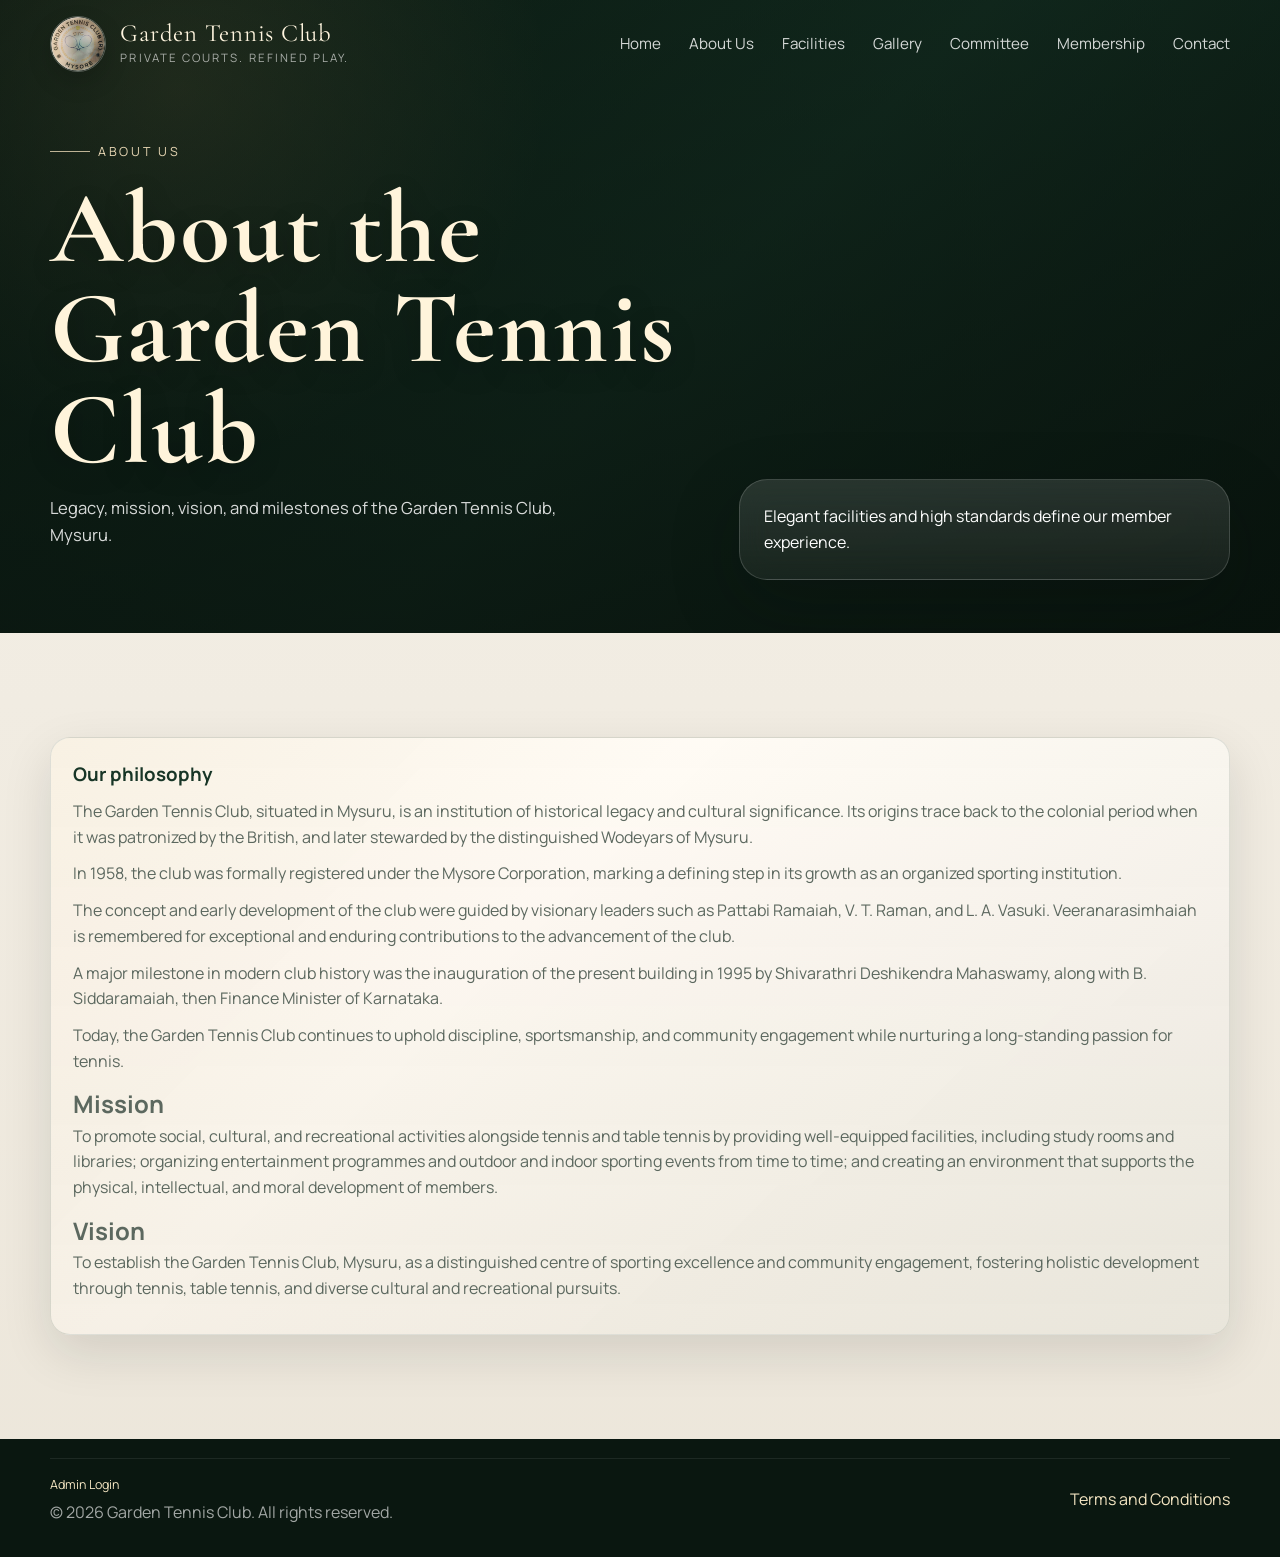
<file: about.html>
<!DOCTYPE html>
<html lang="en">
<head>
    <meta charset="UTF-8">
    <meta name="viewport" content="width=device-width, initial-scale=1.0">
    <title>Garden Tennis Club | About Us</title>
    <link rel="stylesheet" href="style.css">
</head>
<body data-page="about">
    <nav class="navbar">
        <div class="nav-container">
            <a href="index.html" class="brand">
                <img class="brand-mark" src="assets/WhatsApp%20Image%202026-03-23%20at%207.51.36%20PM.jpeg" alt="Garden Tennis Club logo">
                <div class="brand-copy"><span class="brand-name">Garden Tennis Club</span><span class="brand-tag">Private courts. Refined play.</span></div>
            </a>
            <button class="hamburger" type="button" aria-label="Toggle navigation" aria-expanded="false"><span></span><span></span><span></span></button>
            <ul class="nav-links">
                <li><a href="index.html" class="nav-link">Home</a></li><li><a href="about.html" class="nav-link">About Us</a></li><li><a href="facilities.html" class="nav-link">Facilities</a></li><li><a href="gallery.html" class="nav-link">Gallery</a></li><li><a href="committee.html" class="nav-link">Committee</a></li><li><a href="terms.html" class="nav-link">Membership</a></li><li><a href="contact.html" class="nav-link">Contact</a></li>
            </ul>
        </div>
    </nav>

    <main class="page-main">
        <section class="page-hero">
            <div class="hero-video-overlay"></div>
            <div class="container page-hero-layout">
                <div><span class="eyebrow">About Us</span><h1 class="hero-title" id="page-title">About our club</h1><p class="hero-subtitle" id="page-content">Loading content...</p></div>
                <aside class="hero-panel"><p>Elegant facilities and high standards define our member experience.</p></aside>
            </div>
        </section>

        <section class="section">
            <div class="container">
                <div class="content-wrap">
                    <article class="content-card"><h3>Our philosophy</h3><p class="content-rich" id="about-extra">Loading...</p></article>
                </div>
            </div>
        </section>
    </main>

    <footer class="footer"><div class="container footer-inner"><div class="footer-copy"><p class="footer-admin-note"><a href="admin/index.html" class="footer-link">Admin Login</a></p><p>&copy; 2026 Garden Tennis Club. All rights reserved.</p></div><a href="terms.html" class="footer-link">Terms and Conditions</a></div></footer>
    <script type="module" src="js/app.js"></script>
</body>
</html>
</file>
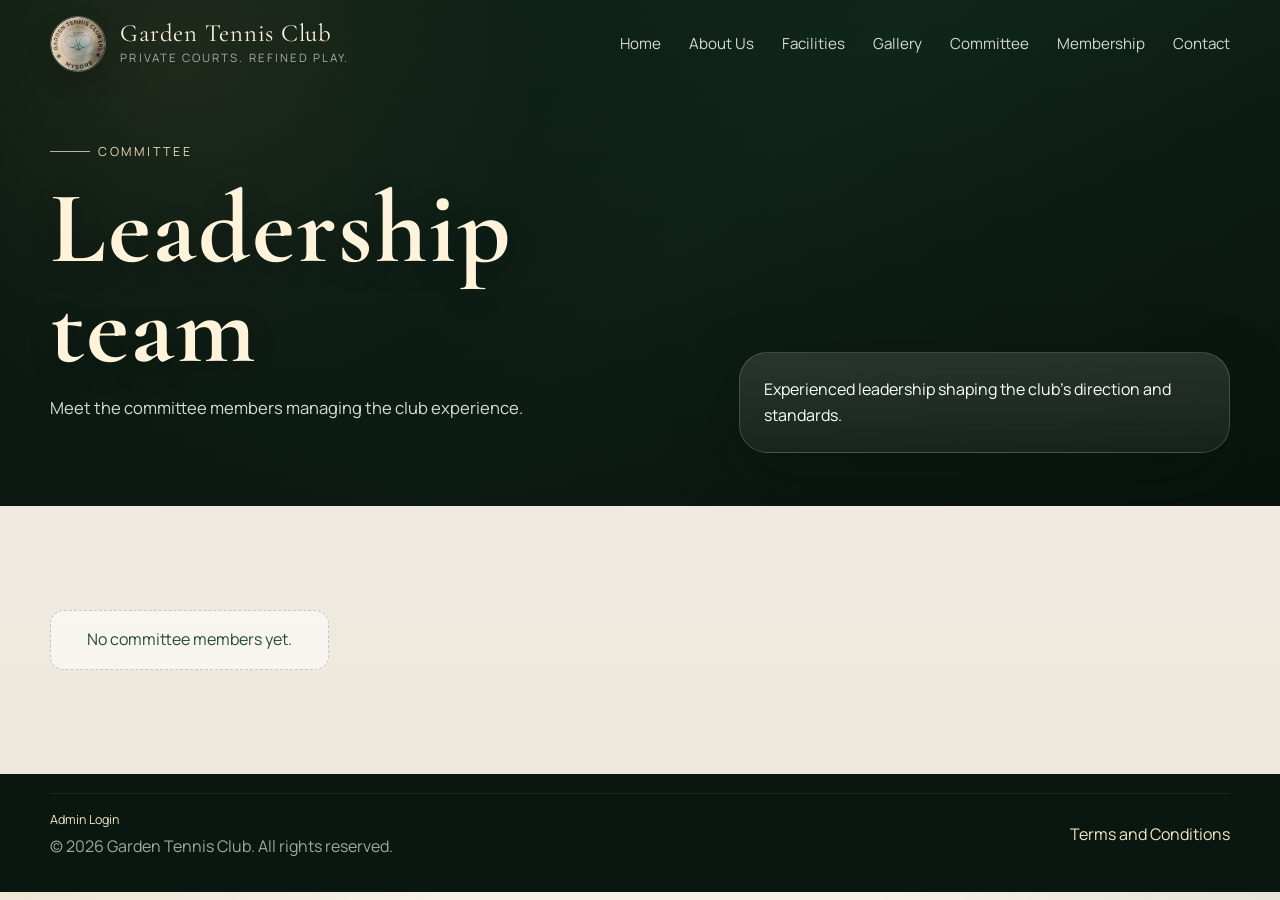
<file: committee.html>
<!DOCTYPE html>
<html lang="en">
<head>
    <meta charset="UTF-8">
    <meta name="viewport" content="width=device-width, initial-scale=1.0">
    <title>Garden Tennis Club | Committee</title>
    <link rel="stylesheet" href="style.css">
</head>
<body data-page="committee">
    <nav class="navbar"><div class="nav-container"><a href="index.html" class="brand"><img class="brand-mark" src="assets/WhatsApp%20Image%202026-03-23%20at%207.51.36%20PM.jpeg" alt="Garden Tennis Club logo"><div class="brand-copy"><span class="brand-name">Garden Tennis Club</span><span class="brand-tag">Private courts. Refined play.</span></div></a><button class="hamburger" type="button" aria-label="Toggle navigation" aria-expanded="false"><span></span><span></span><span></span></button><ul class="nav-links"><li><a href="index.html" class="nav-link">Home</a></li><li><a href="about.html" class="nav-link">About Us</a></li><li><a href="facilities.html" class="nav-link">Facilities</a></li><li><a href="gallery.html" class="nav-link">Gallery</a></li><li><a href="committee.html" class="nav-link">Committee</a></li><li><a href="terms.html" class="nav-link">Membership</a></li><li><a href="contact.html" class="nav-link">Contact</a></li></ul></div></nav>
    <main class="page-main"><section class="page-hero"><div class="hero-video-overlay"></div><div class="container page-hero-layout"><div><span class="eyebrow">Committee</span><h1 class="hero-title" id="page-title">Leadership team</h1><p class="hero-subtitle" id="page-content">Meet the committee members managing the club experience.</p></div><aside class="hero-panel"><p>Experienced leadership shaping the club's direction and standards.</p></aside></div></section><section class="section"><div class="container"><div id="committee-grid" class="committee-grid"><div class="loading">Loading committee...</div></div></div></section></main>
    <footer class="footer"><div class="container footer-inner"><div class="footer-copy"><p class="footer-admin-note"><a href="admin/index.html" class="footer-link">Admin Login</a></p><p>&copy; 2026 Garden Tennis Club. All rights reserved.</p></div><a href="terms.html" class="footer-link">Terms and Conditions</a></div></footer>
    <script type="module" src="js/app.js"></script>
</body>
</html>
</file>
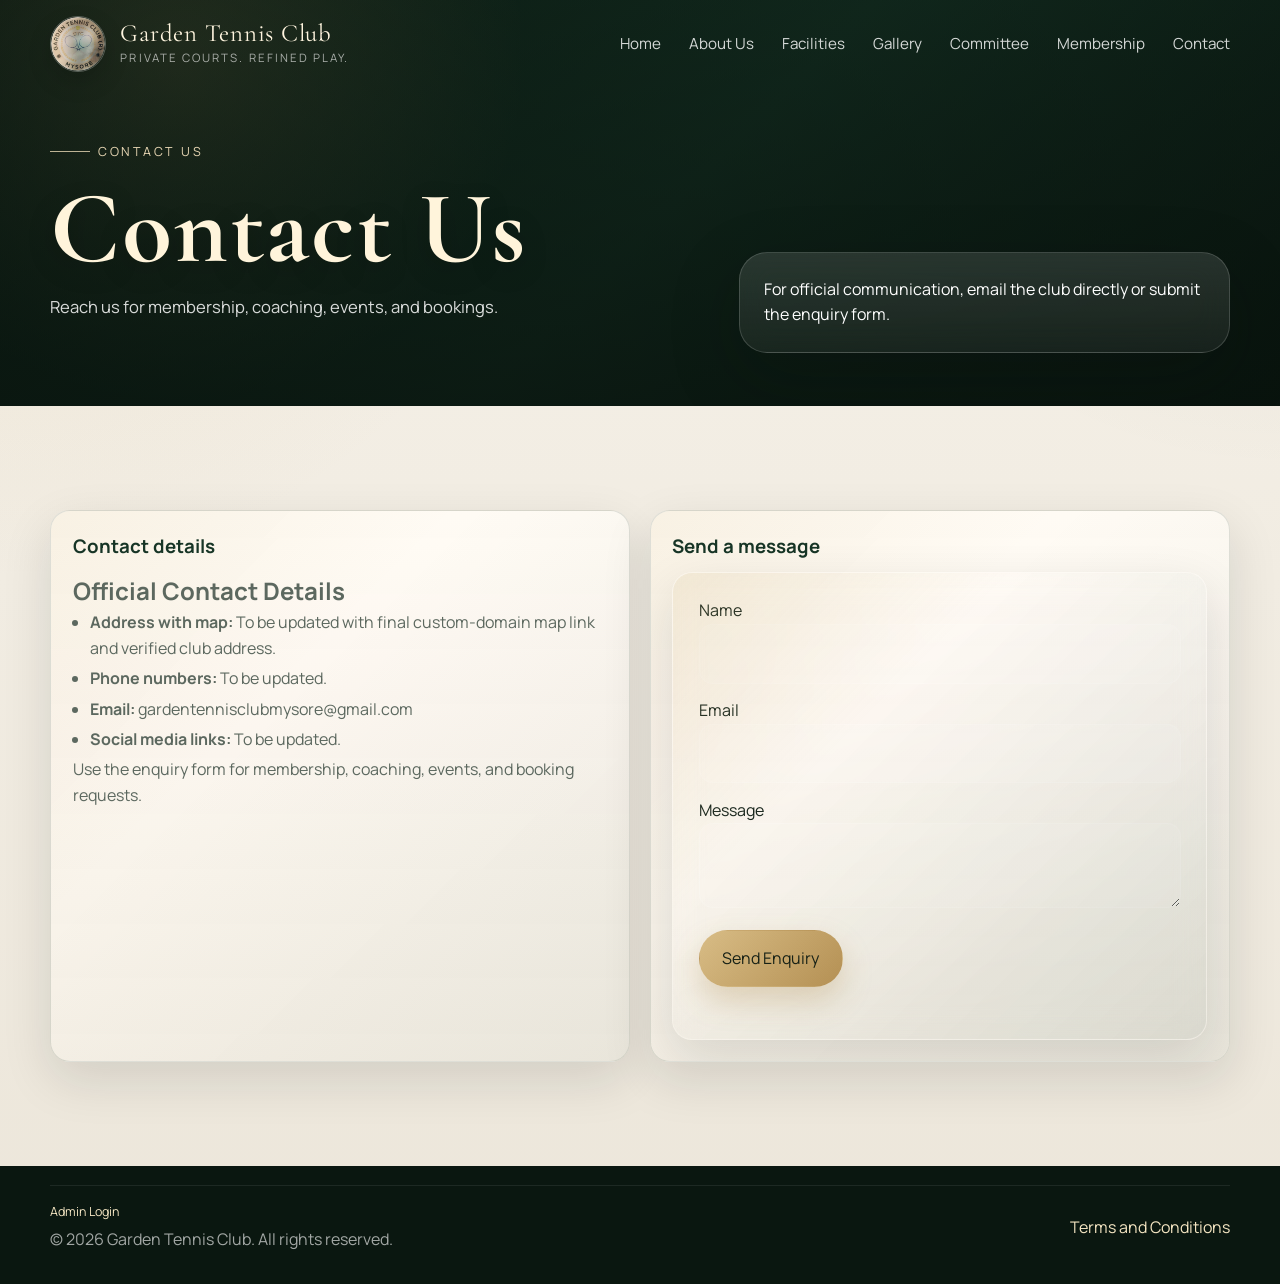
<file: contact.html>
<!DOCTYPE html>
<html lang="en">
<head><meta charset="UTF-8"><meta name="viewport" content="width=device-width, initial-scale=1.0"><title>Garden Tennis Club | Contact Us</title><link rel="stylesheet" href="style.css"></head>
<body data-page="contact"><nav class="navbar"><div class="nav-container"><a href="index.html" class="brand"><img class="brand-mark" src="assets/WhatsApp%20Image%202026-03-23%20at%207.51.36%20PM.jpeg" alt="Garden Tennis Club logo"><div class="brand-copy"><span class="brand-name">Garden Tennis Club</span><span class="brand-tag">Private courts. Refined play.</span></div></a><button class="hamburger" type="button" aria-label="Toggle navigation" aria-expanded="false"><span></span><span></span><span></span></button><ul class="nav-links"><li><a href="index.html" class="nav-link">Home</a></li><li><a href="about.html" class="nav-link">About Us</a></li><li><a href="facilities.html" class="nav-link">Facilities</a></li><li><a href="gallery.html" class="nav-link">Gallery</a></li><li><a href="committee.html" class="nav-link">Committee</a></li><li><a href="terms.html" class="nav-link">Membership</a></li><li><a href="contact.html" class="nav-link">Contact</a></li></ul></div></nav>
<main class="page-main"><section class="page-hero"><div class="hero-video-overlay"></div><div class="container page-hero-layout"><div><span class="eyebrow">Contact Us</span><h1 class="hero-title" id="page-title">Contact Us</h1><p class="hero-subtitle" id="page-content">Reach us for membership, coaching, events, and bookings.</p></div><aside class="hero-panel"><p>For official communication, email the club directly or submit the enquiry form.</p></aside></div></section><section class="section"><div class="container grid-two"><article class="content-card"><h3>Contact details</h3><div id="contact-details" class="content-rich">Loading contact details...</div></article><article class="content-card"><h3>Send a message</h3><form id="contact-form" class="form-grid contact-form" action="https://formsubmit.co/gardentennisclubmysore@gmail.com" method="POST"><input type="hidden" name="_subject" value="Garden Tennis Club Website Enquiry"><input type="hidden" name="_captcha" value="false"><input type="hidden" name="_template" value="table"><div class="form-group"><label for="contactName">Name</label><input id="contactName" name="name" type="text" required></div><div class="form-group"><label for="contactEmail">Email</label><input id="contactEmail" name="email" type="email" required></div><div class="form-group"><label for="contactMessage">Message</label><textarea id="contactMessage" name="message" required></textarea></div><button class="btn btn-primary" type="submit">Send Enquiry</button><p id="contact-message" class="contact-status" aria-live="polite"></p></form></article></div></section></main>
<footer class="footer"><div class="container footer-inner"><div class="footer-copy"><p class="footer-admin-note"><a href="admin/index.html" class="footer-link">Admin Login</a></p><p>&copy; 2026 Garden Tennis Club. All rights reserved.</p></div><a href="terms.html" class="footer-link">Terms and Conditions</a></div></footer>
<script type="module" src="js/app.js"></script></body></html>
</file>
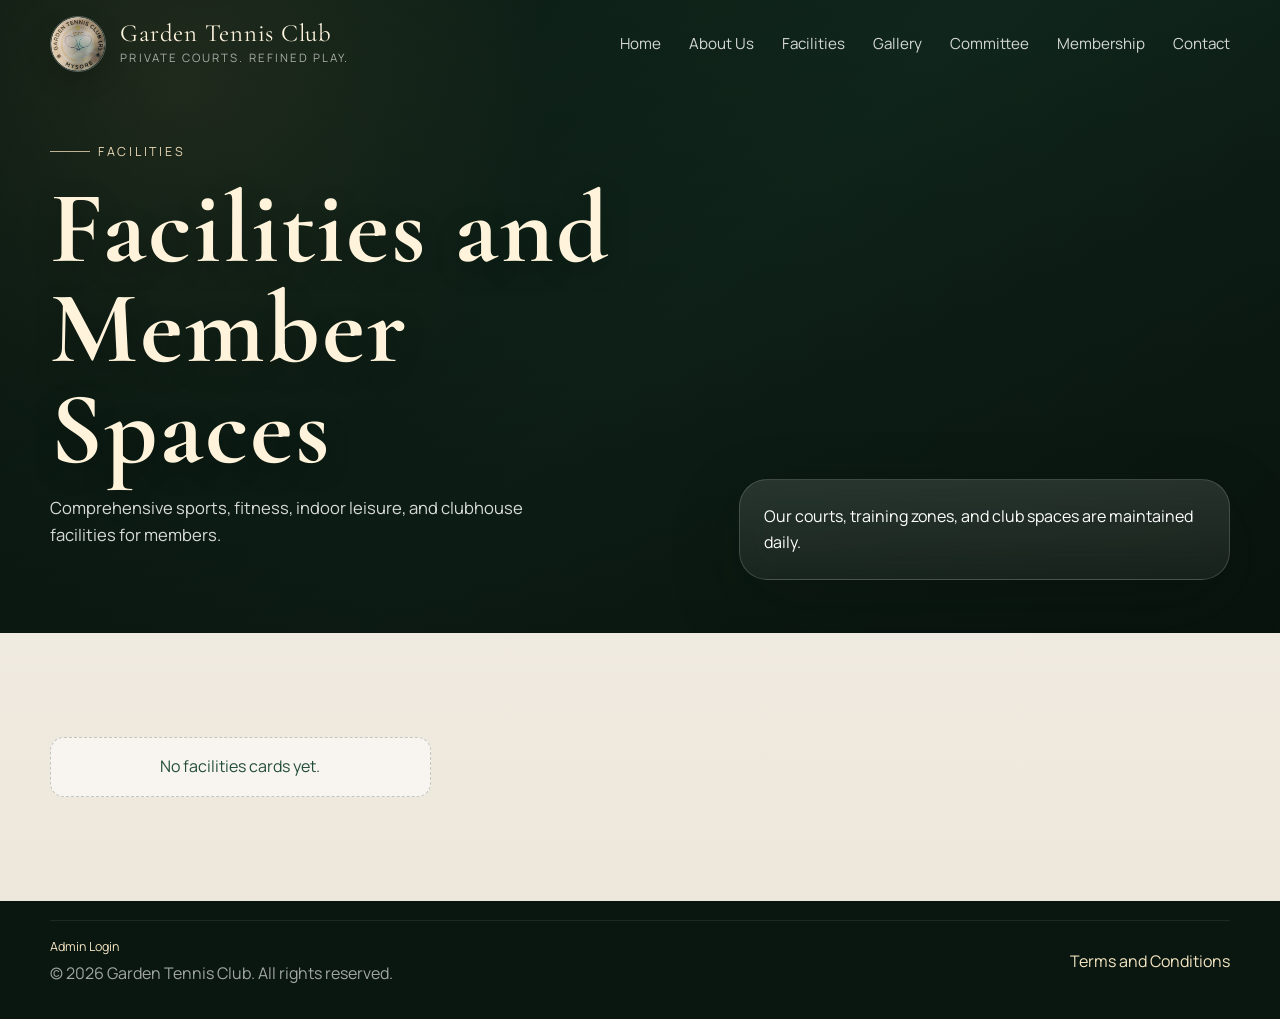
<file: facilities.html>
<!DOCTYPE html>
<html lang="en">
<head>
    <meta charset="UTF-8">
    <meta name="viewport" content="width=device-width, initial-scale=1.0">
    <title>Garden Tennis Club | Facilities</title>
    <link rel="stylesheet" href="style.css">
</head>
<body data-page="facilities">
    <nav class="navbar"><div class="nav-container"><a href="index.html" class="brand"><img class="brand-mark" src="assets/WhatsApp%20Image%202026-03-23%20at%207.51.36%20PM.jpeg" alt="Garden Tennis Club logo"><div class="brand-copy"><span class="brand-name">Garden Tennis Club</span><span class="brand-tag">Private courts. Refined play.</span></div></a><button class="hamburger" type="button" aria-label="Toggle navigation" aria-expanded="false"><span></span><span></span><span></span></button><ul class="nav-links"><li><a href="index.html" class="nav-link">Home</a></li><li><a href="about.html" class="nav-link">About Us</a></li><li><a href="facilities.html" class="nav-link">Facilities</a></li><li><a href="gallery.html" class="nav-link">Gallery</a></li><li><a href="committee.html" class="nav-link">Committee</a></li><li><a href="terms.html" class="nav-link">Membership</a></li><li><a href="contact.html" class="nav-link">Contact</a></li></ul></div></nav>
    <main class="page-main"><section class="page-hero"><div class="hero-video-overlay"></div><div class="container page-hero-layout"><div><span class="eyebrow">Facilities</span><h1 class="hero-title" id="page-title">Premium facilities</h1><p class="hero-subtitle" id="page-content">Loading content...</p></div><aside class="hero-panel"><p>Our courts, training zones, and club spaces are maintained daily.</p></aside></div></section><section class="section"><div class="container"><div class="grid-three" id="facilities-grid"><article class="content-card"><h3>Championship courts</h3><p class="text-muted">Surface consistency designed for safe, high-level play.</p></article><article class="content-card"><h3>Recovery lounge</h3><p class="text-muted">Relaxation and cooldown zone for athletes and members.</p></article><article class="content-card"><h3>Member support</h3><p class="text-muted">Pro-shop and scheduling assistance available throughout the week.</p></article></div></div></section></main>
    <footer class="footer"><div class="container footer-inner"><div class="footer-copy"><p class="footer-admin-note"><a href="admin/index.html" class="footer-link">Admin Login</a></p><p>&copy; 2026 Garden Tennis Club. All rights reserved.</p></div><a href="terms.html" class="footer-link">Terms and Conditions</a></div></footer>
    <script type="module" src="js/app.js"></script>
</body>
</html>
</file>
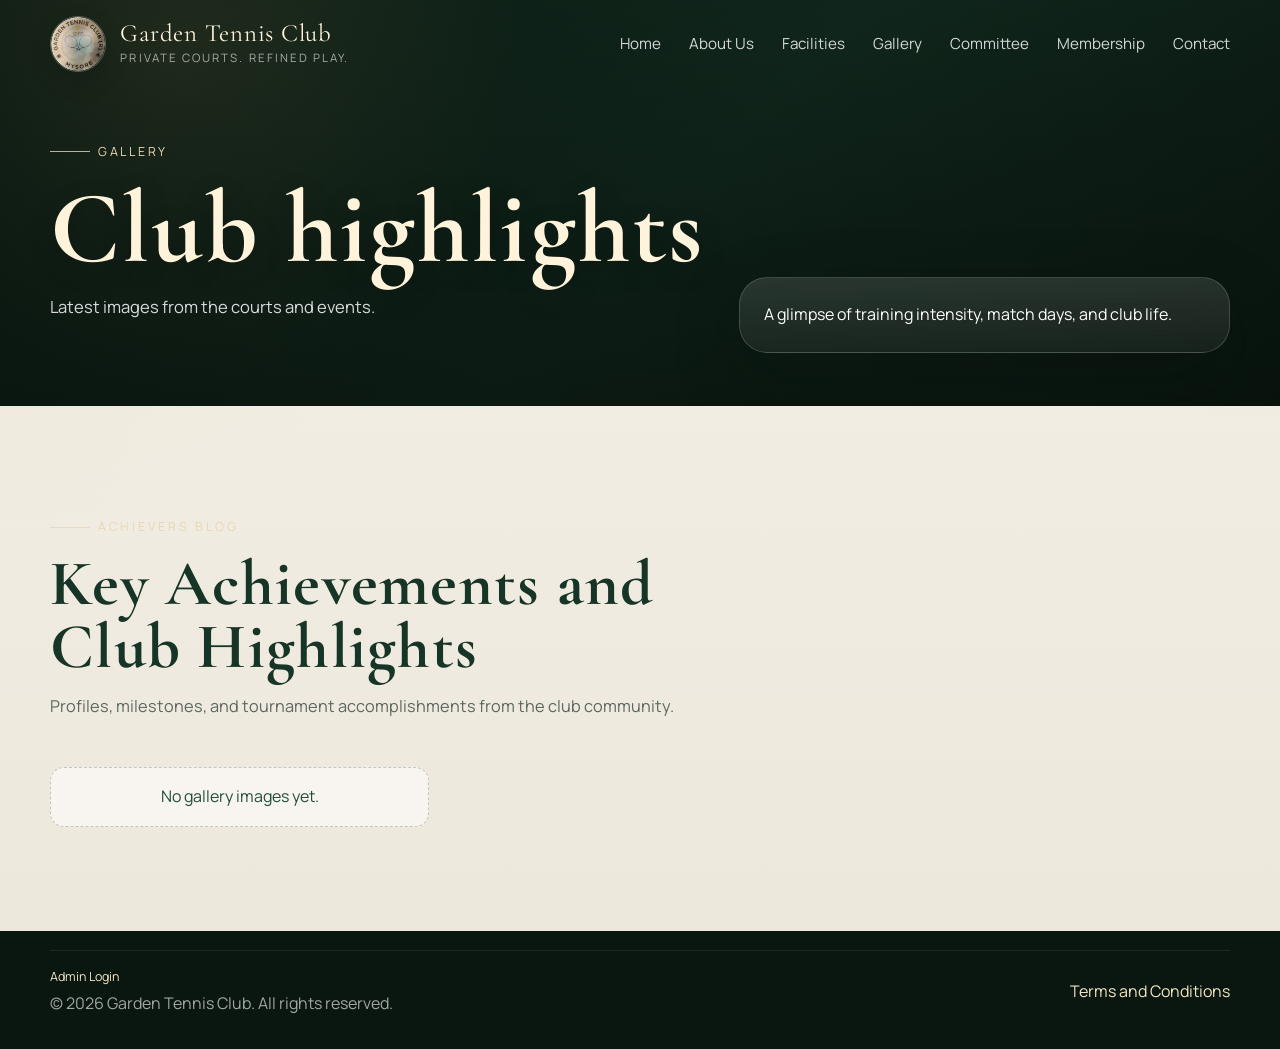
<file: gallery.html>
<!DOCTYPE html>
<html lang="en">
<head>
    <meta charset="UTF-8">
    <meta name="viewport" content="width=device-width, initial-scale=1.0">
    <title>Garden Tennis Club | Gallery</title>
    <link rel="stylesheet" href="style.css">
</head>
<body data-page="gallery">
    <nav class="navbar"><div class="nav-container"><a href="index.html" class="brand"><img class="brand-mark" src="assets/WhatsApp%20Image%202026-03-23%20at%207.51.36%20PM.jpeg" alt="Garden Tennis Club logo"><div class="brand-copy"><span class="brand-name">Garden Tennis Club</span><span class="brand-tag">Private courts. Refined play.</span></div></a><button class="hamburger" type="button" aria-label="Toggle navigation" aria-expanded="false"><span></span><span></span><span></span></button><ul class="nav-links"><li><a href="index.html" class="nav-link">Home</a></li><li><a href="about.html" class="nav-link">About Us</a></li><li><a href="facilities.html" class="nav-link">Facilities</a></li><li><a href="gallery.html" class="nav-link">Gallery</a></li><li><a href="committee.html" class="nav-link">Committee</a></li><li><a href="terms.html" class="nav-link">Membership</a></li><li><a href="contact.html" class="nav-link">Contact</a></li></ul></div></nav>
    <main class="page-main"><section class="page-hero"><div class="hero-video-overlay"></div><div class="container page-hero-layout"><div><span class="eyebrow">Gallery</span><h1 class="hero-title" id="page-title">Club highlights</h1><p class="hero-subtitle" id="page-content">Latest images from the courts and events.</p></div><aside class="hero-panel"><p>A glimpse of training intensity, match days, and club life.</p></aside></div></section><section class="section"><div class="container"><div class="section-heading reveal"><span class="eyebrow">Achievers Blog</span><h2 class="section-title">Key Achievements and Club Highlights</h2><p class="section-subtitle">Profiles, milestones, and tournament accomplishments from the club community.</p></div><div id="gallery-grid" class="gallery-grid"><div class="loading">Loading gallery...</div></div></div></section></main>
    <footer class="footer"><div class="container footer-inner"><div class="footer-copy"><p class="footer-admin-note"><a href="admin/index.html" class="footer-link">Admin Login</a></p><p>&copy; 2026 Garden Tennis Club. All rights reserved.</p></div><a href="terms.html" class="footer-link">Terms and Conditions</a></div></footer>
    <script type="module" src="js/app.js"></script>
</body>
</html>
</file>
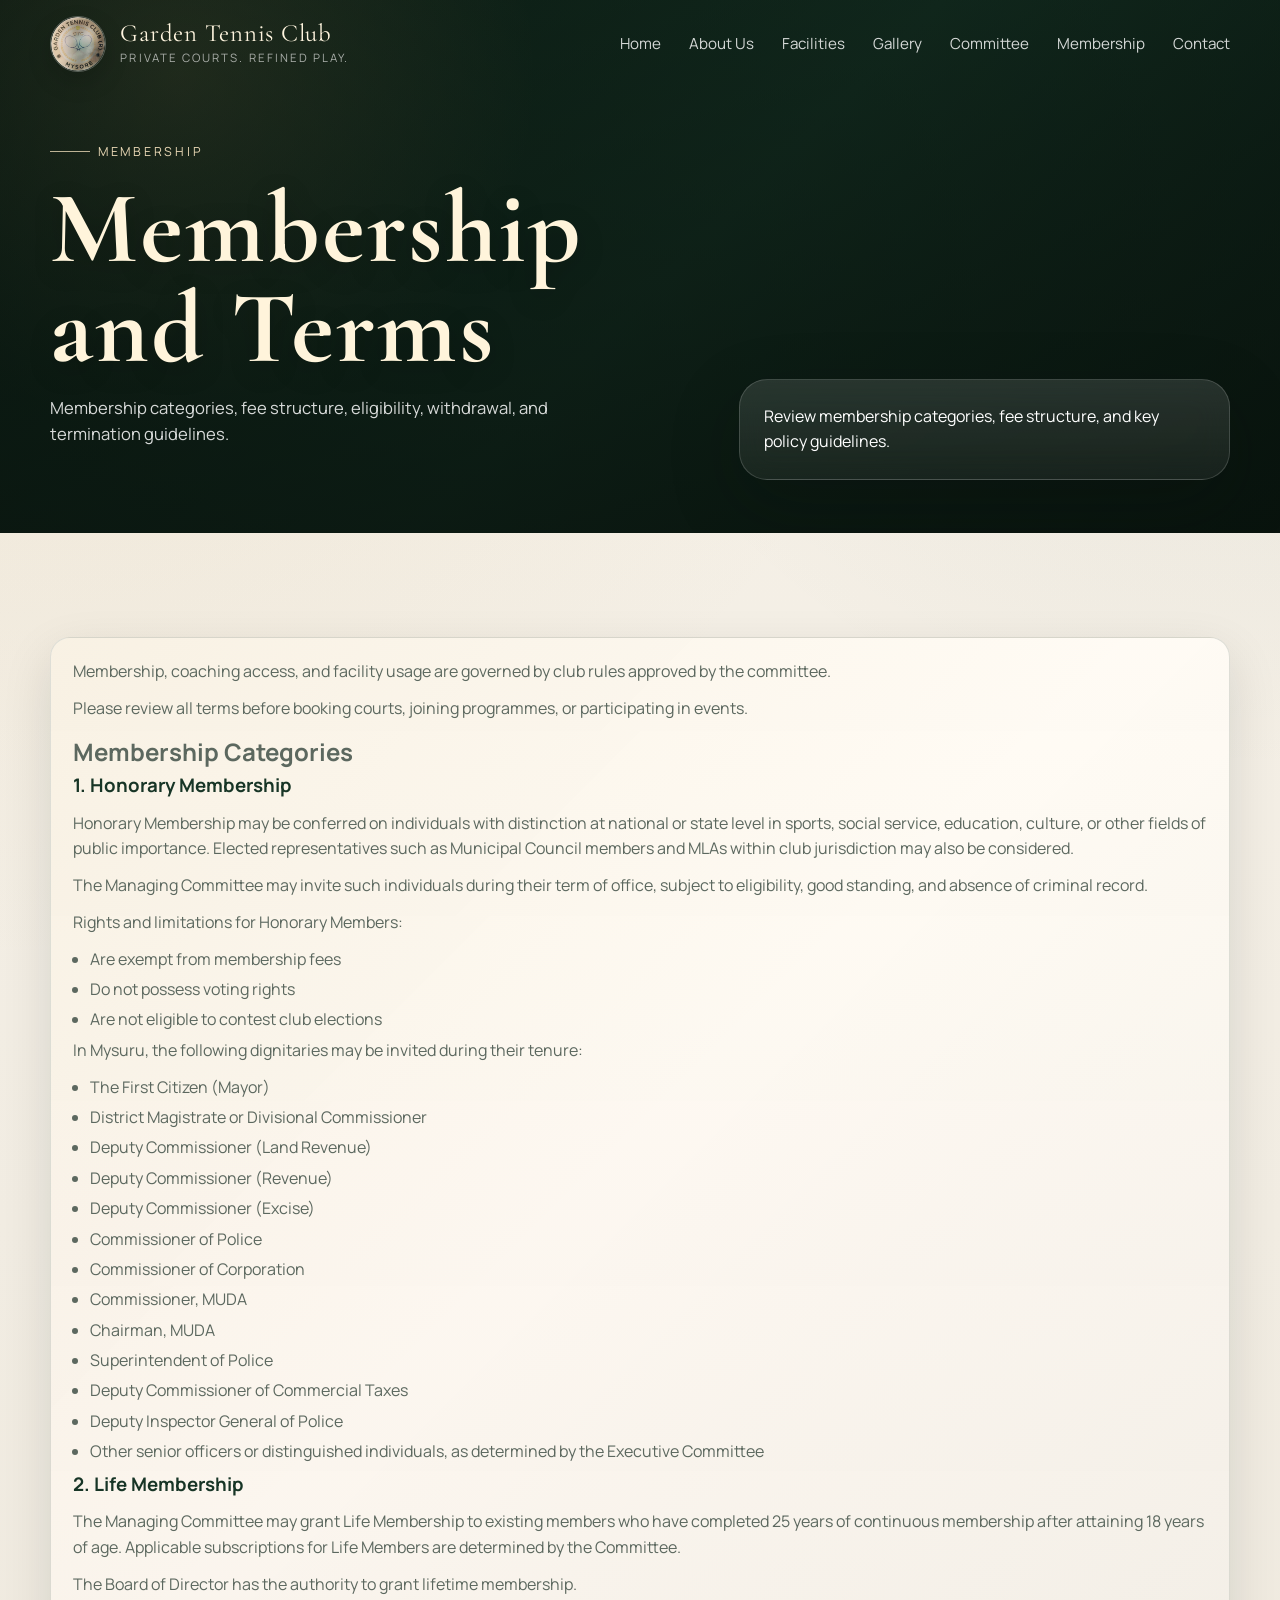
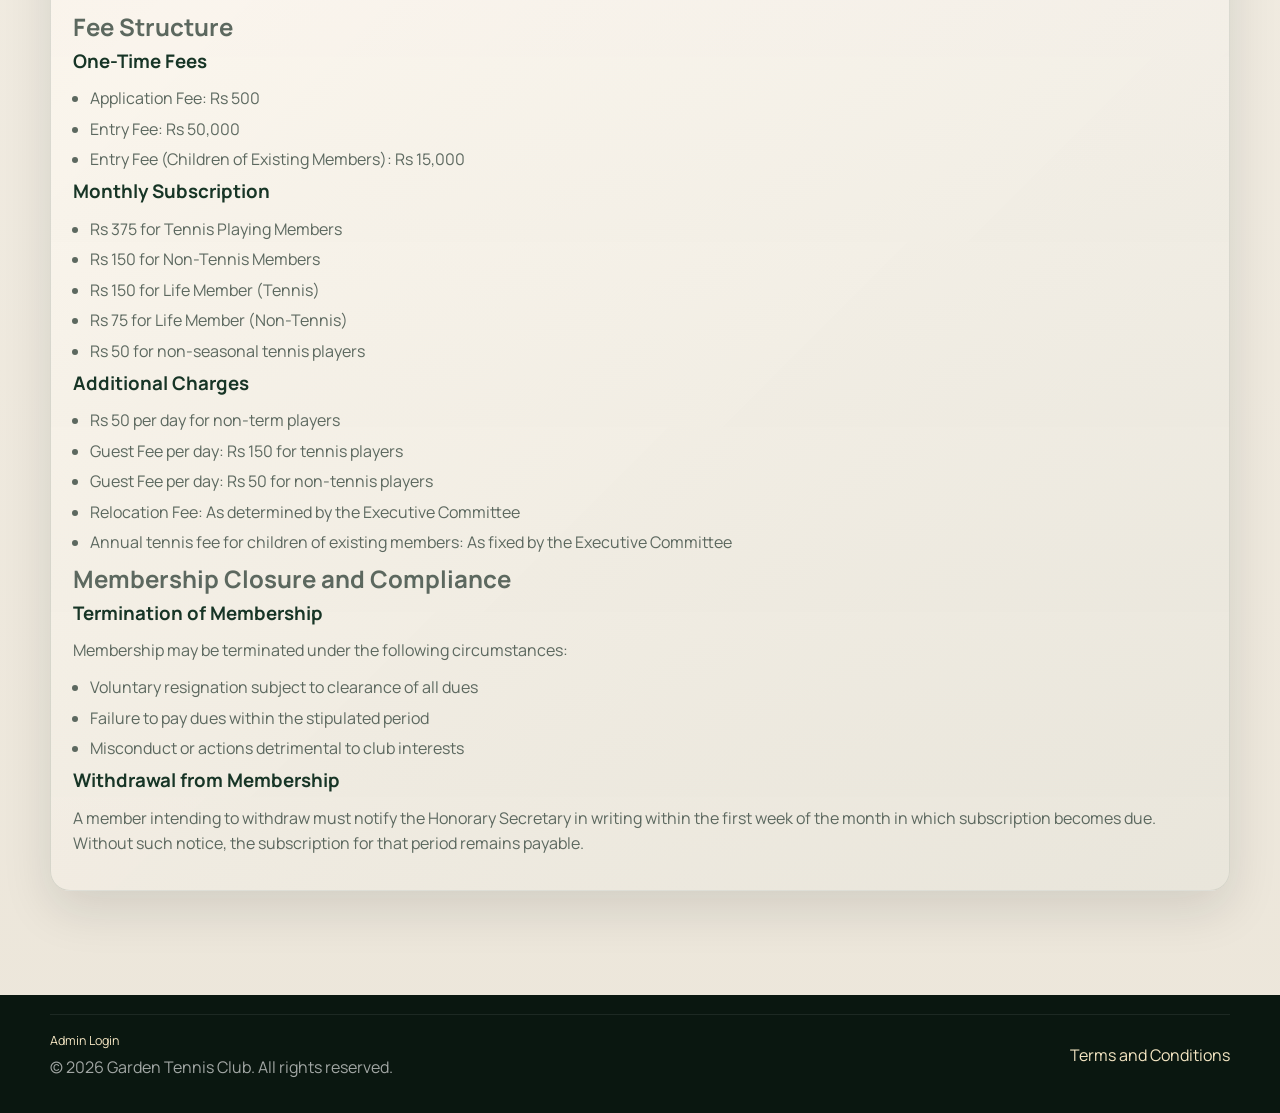
<file: terms.html>
<!DOCTYPE html>
<html lang="en">
<head><meta charset="UTF-8"><meta name="viewport" content="width=device-width, initial-scale=1.0"><title>Garden Tennis Club | Membership</title><link rel="stylesheet" href="style.css"></head>
<body data-page="terms"><nav class="navbar"><div class="nav-container"><a href="index.html" class="brand"><img class="brand-mark" src="assets/WhatsApp%20Image%202026-03-23%20at%207.51.36%20PM.jpeg" alt="Garden Tennis Club logo"><div class="brand-copy"><span class="brand-name">Garden Tennis Club</span><span class="brand-tag">Private courts. Refined play.</span></div></a><button class="hamburger" type="button" aria-label="Toggle navigation" aria-expanded="false"><span></span><span></span><span></span></button><ul class="nav-links"><li><a href="index.html" class="nav-link">Home</a></li><li><a href="about.html" class="nav-link">About Us</a></li><li><a href="facilities.html" class="nav-link">Facilities</a></li><li><a href="gallery.html" class="nav-link">Gallery</a></li><li><a href="committee.html" class="nav-link">Committee</a></li><li><a href="terms.html" class="nav-link">Membership</a></li><li><a href="contact.html" class="nav-link">Contact</a></li></ul></div></nav>
<main class="page-main"><section class="page-hero"><div class="hero-video-overlay"></div><div class="container page-hero-layout"><div><span class="eyebrow">Membership</span><h1 class="hero-title" id="page-title">Membership and Terms</h1><p class="hero-subtitle" id="page-content">Loading membership information...</p></div><aside class="hero-panel"><p>Review membership categories, fee structure, and key policy guidelines.</p></aside></div></section><section class="section"><div class="container"><article class="content-card"><div id="terms-content" class="content-rich">Loading terms...</div></article></div></section></main>
<footer class="footer"><div class="container footer-inner"><div class="footer-copy"><p class="footer-admin-note"><a href="admin/index.html" class="footer-link">Admin Login</a></p><p>&copy; 2026 Garden Tennis Club. All rights reserved.</p></div><a href="terms.html" class="footer-link">Terms and Conditions</a></div></footer>
<script type="module" src="js/app.js"></script></body></html>
</file>
<file: style.css>
@import url('https://fonts.googleapis.com/css2?family=Cormorant+Garamond:wght@500;600;700&family=Manrope:wght@400;500;600;700;800&display=swap');

:root {
    --bg: #f5f0e7;
    --surface: rgba(255, 251, 245, 0.76);
    --surface-strong: #fdf9f2;
    --surface-dark: #102318;
    --surface-deep: #0a170f;
    --line: rgba(16, 35, 24, 0.12);
    --line-light: rgba(255, 255, 255, 0.12);
    --text: #18261d;
    --muted: #5c685f;
    --muted-light: rgba(255, 255, 255, 0.72);
    --brand: #173526;
    --brand-soft: #244d38;
    --accent: #c8a96a;
    --accent-soft: #e8d7b4;
    --shadow: 0 18px 50px rgba(17, 28, 21, 0.12);
    --shadow-strong: 0 24px 70px rgba(9, 18, 13, 0.24);
    --radius-lg: 28px;
    --radius-md: 20px;
    --radius-sm: 14px;
    --container: 1180px;
    --transition: 220ms ease;
}

* {
    box-sizing: border-box;
    margin: 0;
    padding: 0;
}

html {
    scroll-behavior: smooth;
}

body {
    font-family: 'Manrope', sans-serif;
    color: var(--text);
    background:
        radial-gradient(circle at top left, rgba(200, 169, 106, 0.16), transparent 32%),
        radial-gradient(circle at top right, rgba(23, 53, 38, 0.08), transparent 26%),
        linear-gradient(180deg, #f7f2e9 0%, #f1ece2 45%, #ece6da 100%);
    line-height: 1.6;
    overflow-x: hidden;
}

body::before {
    content: '';
    position: fixed;
    inset: 0;
    pointer-events: none;
    background-image:
        linear-gradient(rgba(255, 255, 255, 0.07) 1px, transparent 1px),
        linear-gradient(90deg, rgba(255, 255, 255, 0.07) 1px, transparent 1px);
    background-size: 120px 120px;
    mask-image: radial-gradient(circle at center, black 45%, transparent 100%);
    opacity: 0.28;
    z-index: -1;
}

a {
    color: inherit;
    text-decoration: none;
}

img,
video {
    display: block;
    max-width: 100%;
}

button,
input,
textarea {
    font: inherit;
}

.container {
    width: min(var(--container), calc(100% - 2rem));
    margin: 0 auto;
}

.navbar {
    position: fixed;
    inset: 0 0 auto 0;
    z-index: 50;
    padding: 1rem 0;
    transition: background-color var(--transition), border-color var(--transition), backdrop-filter var(--transition), box-shadow var(--transition);
}

.navbar.scrolled {
    background: rgba(10, 23, 15, 0.72);
    backdrop-filter: blur(16px);
    border-bottom: 1px solid rgba(255, 255, 255, 0.08);
    box-shadow: 0 10px 40px rgba(0, 0, 0, 0.18);
}

.nav-container {
    width: min(var(--container), calc(100% - 2rem));
    margin: 0 auto;
    display: flex;
    align-items: center;
    justify-content: space-between;
    gap: 1rem;
}

.brand {
    display: inline-flex;
    align-items: center;
    gap: 0.9rem;
    min-width: 0;
}

.brand-mark {
    width: 3.5rem;
    height: 3.5rem;
    border-radius: 50%;
    object-fit: cover;
    border: 1px solid rgba(255, 255, 255, 0.28);
    box-shadow: 0 10px 24px rgba(0, 0, 0, 0.16);
}

.brand-copy {
    display: flex;
    flex-direction: column;
}

.brand-name {
    font-family: 'Cormorant Garamond', serif;
    font-size: 1.55rem;
    line-height: 1;
    letter-spacing: 0.03em;
    color: #fff5df;
}

.brand-tag {
    color: rgba(255, 255, 255, 0.62);
    font-size: 0.72rem;
    text-transform: uppercase;
    letter-spacing: 0.18em;
    margin-top: 0.18rem;
}

.nav-links {
    display: flex;
    align-items: center;
    gap: 1.75rem;
    list-style: none;
}

.nav-link {
    color: rgba(255, 255, 255, 0.82);
    font-size: 0.95rem;
    transition: color var(--transition), opacity var(--transition);
}

.nav-link:hover,
.nav-link:focus-visible {
    color: #fff4d8;
}

.hamburger {
    display: none;
    width: 3rem;
    height: 3rem;
    border-radius: 50%;
    border: 1px solid rgba(255, 255, 255, 0.16);
    background: rgba(255, 255, 255, 0.06);
    align-items: center;
    justify-content: center;
    flex-direction: column;
    gap: 0.25rem;
    cursor: pointer;
}

.hamburger span {
    width: 1rem;
    height: 2px;
    background: #ffffff;
    transition: transform var(--transition), opacity var(--transition);
}

.hamburger.is-active span:nth-child(1) {
    transform: translateY(6px) rotate(45deg);
}

.hamburger.is-active span:nth-child(2) {
    opacity: 0;
}

.hamburger.is-active span:nth-child(3) {
    transform: translateY(-6px) rotate(-45deg);
}

.hero {
    position: relative;
    min-height: 100vh;
    display: flex;
    align-items: stretch;
    color: #ffffff;
    overflow: hidden;
    background: linear-gradient(140deg, #09150f 0%, #143021 55%, #09140e 100%);
}

.hero-video-shell {
    position: absolute;
    inset: 0;
}

.hero-video {
    position: absolute;
    inset: 0;
    width: 100%;
    height: 100%;
    object-fit: cover;
    filter: saturate(0.9) contrast(1.05) brightness(0.55);
    transform: scale(1.02);
}

.hero-video-mobile {
    display: none;
}

.hero-video-overlay {
    position: absolute;
    inset: 0;
    background:
        linear-gradient(180deg, rgba(8, 17, 12, 0.26) 0%, rgba(8, 17, 12, 0.58) 45%, rgba(8, 17, 12, 0.82) 100%),
        radial-gradient(circle at 20% 20%, rgba(200, 169, 106, 0.22), transparent 28%),
        linear-gradient(90deg, rgba(8, 17, 12, 0.15) 0%, rgba(8, 17, 12, 0.05) 35%, rgba(8, 17, 12, 0.54) 100%);
}

.hero-layout {
    position: relative;
    z-index: 1;
    display: grid;
    grid-template-columns: minmax(0, 1.2fr) minmax(320px, 0.8fr);
    gap: 2rem;
    align-items: end;
    padding: 9rem 0 4rem;
}

.hero-copy,
.hero-panel {
    align-self: end;
}

.eyebrow {
    display: inline-flex;
    align-items: center;
    gap: 0.5rem;
    margin-bottom: 1rem;
    color: var(--accent-soft);
    font-size: 0.78rem;
    letter-spacing: 0.22em;
    text-transform: uppercase;
}

.eyebrow::before {
    content: '';
    width: 2.5rem;
    height: 1px;
    background: rgba(232, 215, 180, 0.8);
}

.hero-title,
.section-title {
    font-family: 'Cormorant Garamond', serif;
    font-weight: 700;
    line-height: 0.98;
    letter-spacing: 0.02em;
}

.hero-title {
    max-width: 9ch;
    font-size: clamp(3.4rem, 8vw, 6.6rem);
    color: #fff8ea;
    margin-bottom: 1rem;
}

.hero-subtitle {
    max-width: 38rem;
    font-size: 1.04rem;
    color: var(--muted-light);
    margin-bottom: 2rem;
}

.hero-actions {
    display: flex;
    flex-wrap: wrap;
    gap: 0.9rem;
}

.btn {
    display: inline-flex;
    align-items: center;
    justify-content: center;
    min-height: 3.2rem;
    padding: 0.9rem 1.4rem;
    border-radius: 999px;
    border: 1px solid transparent;
    transition: transform var(--transition), background-color var(--transition), border-color var(--transition), color var(--transition), box-shadow var(--transition);
}

.btn:hover,
.btn:focus-visible {
    transform: translateY(-2px);
}

.btn-primary {
    background: linear-gradient(135deg, #d9bd86 0%, #b99355 100%);
    color: #172116;
    box-shadow: 0 14px 30px rgba(173, 132, 64, 0.28);
}

.btn-primary:hover,
.btn-primary:focus-visible {
    box-shadow: 0 18px 34px rgba(173, 132, 64, 0.34);
}

.btn-secondary {
    background: rgba(255, 255, 255, 0.06);
    border-color: rgba(255, 255, 255, 0.18);
    color: #f8f2e2;
    backdrop-filter: blur(10px);
}

.btn-secondary:hover,
.btn-secondary:focus-visible {
    border-color: rgba(255, 255, 255, 0.34);
    background: rgba(255, 255, 255, 0.1);
}

.hero-panel {
    background: linear-gradient(180deg, rgba(255, 255, 255, 0.11) 0%, rgba(255, 255, 255, 0.05) 100%);
    border: 1px solid rgba(255, 255, 255, 0.12);
    border-radius: var(--radius-lg);
    padding: 1.5rem;
    backdrop-filter: blur(16px);
    box-shadow: var(--shadow-strong);
}

.hero-panel-top {
    padding-bottom: 1.35rem;
    border-bottom: 1px solid rgba(255, 255, 255, 0.12);
    margin-bottom: 1.35rem;
}

.panel-label {
    color: var(--accent-soft);
    text-transform: uppercase;
    letter-spacing: 0.18em;
    font-size: 0.72rem;
    margin-bottom: 0.45rem;
}

.panel-text {
    color: rgba(255, 255, 255, 0.78);
}

.hero-stats {
    display: grid;
    grid-template-columns: repeat(3, minmax(0, 1fr));
    gap: 0.9rem;
}

.hero-stat {
    padding: 0.9rem;
    border-radius: var(--radius-sm);
    background: rgba(255, 255, 255, 0.06);
    border: 1px solid rgba(255, 255, 255, 0.08);
}

.hero-stat strong {
    display: block;
    font-size: 1.35rem;
    color: #fff3d4;
    margin-bottom: 0.15rem;
}

.hero-stat span {
    display: block;
    font-size: 0.82rem;
    color: rgba(255, 255, 255, 0.66);
}

.section {
    position: relative;
    padding: 6.5rem 0;
}

.page-main {
    padding-top: 0;
}

.page-hero {
    position: relative;
    overflow: hidden;
    color: #ffffff;
    background:
        linear-gradient(135deg, #0d1f15 0%, #153325 52%, #0b1a12 100%);
}

.page-hero .hero-video-overlay {
    background:
        linear-gradient(180deg, rgba(8, 17, 12, 0.38) 0%, rgba(8, 17, 12, 0.74) 100%),
        radial-gradient(circle at 14% 14%, rgba(200, 169, 106, 0.18), transparent 30%);
}

.page-hero-layout {
    position: relative;
    z-index: 1;
    display: grid;
    grid-template-columns: minmax(0, 1.15fr) minmax(280px, 0.85fr);
    gap: 1.6rem;
    align-items: end;
    padding: 8.4rem 0 3.3rem;
}

.page-hero .hero-title {
    max-width: 14ch;
    color: #fff4db;
    text-shadow: 0 8px 28px rgba(0, 0, 0, 0.24);
}

.page-hero .hero-subtitle {
    color: rgba(255, 255, 255, 0.84);
    max-width: 54ch;
}

.page-hero .hero-panel {
    background: linear-gradient(180deg, rgba(255, 255, 255, 0.12) 0%, rgba(255, 255, 255, 0.06) 100%);
    border: 1px solid rgba(255, 255, 255, 0.16);
}

.content-wrap {
    display: grid;
    gap: 1rem;
}

.grid-two,
.grid-three {
    display: grid;
    gap: 1.2rem;
}

.grid-two {
    grid-template-columns: repeat(2, minmax(0, 1fr));
}

.grid-three {
    grid-template-columns: repeat(3, minmax(0, 1fr));
}

.content-card {
    position: relative;
    overflow: hidden;
    border-radius: var(--radius-md);
    border: 1px solid rgba(23, 53, 38, 0.14);
    background: linear-gradient(180deg, rgba(255, 251, 245, 0.96) 0%, rgba(246, 240, 230, 0.92) 100%);
    box-shadow: var(--shadow);
    padding: 1.35rem;
}

.content-card::before {
    content: '';
    position: absolute;
    inset: 0;
    pointer-events: none;
    background: linear-gradient(135deg, rgba(200, 169, 106, 0.12), transparent 36%, rgba(23, 53, 38, 0.06) 100%);
}

.content-card > * {
    position: relative;
    z-index: 1;
}

.content-card h3 {
    color: var(--brand);
    margin-bottom: 0.6rem;
}

.content-rich,
.text-muted {
    color: var(--muted);
    overflow-wrap: anywhere;
}

.content-rich p {
    margin-bottom: 0.7rem;
}

.content-rich ul {
    padding-left: 1.1rem;
}

.content-rich li {
    margin-bottom: 0.3rem;
}

.section-heading {
    max-width: 46rem;
    margin-bottom: 3rem;
}

.section-title {
    font-size: clamp(2.4rem, 5vw, 4.2rem);
    color: var(--brand);
    margin-bottom: 0.9rem;
}

.section-subtitle,
.about-text {
    color: var(--muted);
    max-width: 42rem;
    font-size: 1.02rem;
}

.services-grid,
.experience-grid {
    display: grid;
    gap: 1.4rem;
}

.services-grid {
    grid-template-columns: repeat(4, minmax(0, 1fr));
}

.service-card,
.experience-card,
.contact-form,
.about-media {
    position: relative;
    overflow: hidden;
    border-radius: var(--radius-md);
    border: 1px solid var(--line);
    box-shadow: var(--shadow);
}

.service-card {
    min-height: 17rem;
    padding: 1.6rem;
    background: linear-gradient(180deg, rgba(255, 251, 245, 0.9) 0%, rgba(248, 242, 231, 0.92) 100%);
    transition: transform var(--transition), box-shadow var(--transition), border-color var(--transition);
}

.service-card::before,
.experience-card::before,
.contact-form::before,
.about-media::before {
    content: '';
    position: absolute;
    inset: 0;
    background: linear-gradient(135deg, rgba(200, 169, 106, 0.16), transparent 34%, rgba(23, 53, 38, 0.08) 100%);
    pointer-events: none;
}

.service-card:hover,
.experience-card:hover {
    transform: translateY(-4px);
    border-color: rgba(200, 169, 106, 0.28);
    box-shadow: 0 22px 55px rgba(17, 28, 21, 0.15);
}

.card-kicker,
.experience-tag,
.contact-label {
    display: inline-flex;
    align-items: center;
    justify-content: center;
    min-width: 3rem;
    min-height: 1.9rem;
    border-radius: 999px;
    padding: 0 0.8rem;
    background: rgba(23, 53, 38, 0.08);
    border: 1px solid rgba(23, 53, 38, 0.1);
    color: var(--brand-soft);
    font-size: 0.74rem;
    text-transform: uppercase;
    letter-spacing: 0.14em;
}

.service-card h3,
.experience-card h3 {
    font-size: 1.45rem;
    line-height: 1.15;
    margin: 1.4rem 0 0.85rem;
    color: var(--brand);
}

.service-card p,
.experience-card p,
.about-point p,
.contact-item p,
.form-note,
.media-caption p {
    color: var(--muted);
}

.about {
    background: linear-gradient(180deg, rgba(255, 255, 255, 0.26) 0%, rgba(255, 255, 255, 0) 100%);
}

.about-layout,
.contact-layout {
    display: grid;
    grid-template-columns: minmax(0, 0.9fr) minmax(0, 1.1fr);
    gap: 2rem;
    align-items: center;
}

.about-media {
    background: linear-gradient(180deg, rgba(16, 35, 24, 0.08) 0%, rgba(16, 35, 24, 0.02) 100%);
    padding: 1rem;
}

.about-image {
    width: 100%;
    aspect-ratio: 1 / 1;
    object-fit: cover;
    border-radius: calc(var(--radius-md) - 6px);
    border: 1px solid rgba(255, 255, 255, 0.4);
}

.media-caption {
    position: absolute;
    left: 1.5rem;
    right: 1.5rem;
    bottom: 1.5rem;
    background: rgba(255, 249, 241, 0.84);
    backdrop-filter: blur(12px);
    border: 1px solid rgba(16, 35, 24, 0.08);
    border-radius: 18px;
    padding: 1rem 1.1rem;
}

.media-caption span {
    display: block;
    margin-bottom: 0.25rem;
    font-weight: 700;
    color: var(--brand);
}

.about-copy .section-title {
    max-width: 12ch;
}

.about-points {
    display: grid;
    gap: 1rem;
    margin-top: 1.8rem;
}

.about-point {
    padding: 1.05rem 0 0;
    border-top: 1px solid rgba(23, 53, 38, 0.12);
}

.about-point strong {
    display: block;
    color: var(--brand);
    margin-bottom: 0.35rem;
}

.experience {
    background:
        linear-gradient(180deg, rgba(255, 255, 255, 0) 0%, rgba(255, 251, 245, 0.42) 18%, rgba(255, 255, 255, 0) 100%);
}

.experience-grid {
    grid-template-columns: repeat(3, minmax(0, 1fr));
}

.experience-card {
    min-height: 19rem;
    padding: 1.6rem;
    display: flex;
    flex-direction: column;
    justify-content: flex-end;
    background:
        linear-gradient(180deg, rgba(16, 35, 24, 0.02), rgba(16, 35, 24, 0.08)),
        linear-gradient(140deg, rgba(255, 251, 245, 0.94) 0%, rgba(247, 239, 225, 0.94) 100%);
}

.experience-card-featured {
    background:
        linear-gradient(180deg, rgba(8, 17, 12, 0.18), rgba(8, 17, 12, 0.55)),
        linear-gradient(135deg, #214330 0%, #102318 100%);
}

.experience-card-featured .experience-tag {
    background: rgba(255, 255, 255, 0.08);
    border-color: rgba(255, 255, 255, 0.12);
    color: var(--accent-soft);
}

.experience-card-featured h3,
.experience-card-featured p {
    color: #f8f2e2;
}

.contact {
    color: #ffffff;
    background: linear-gradient(145deg, #0c1912 0%, #132a1d 55%, #0a1710 100%);
}

.contact .section-title,
.contact .eyebrow,
.contact .contact-label {
    color: #f6ead1;
}

.contact .eyebrow::before {
    background: rgba(246, 234, 209, 0.75);
}

.contact .section-title {
    max-width: 10ch;
}

.contact-list {
    display: grid;
    gap: 1rem;
    margin-top: 2rem;
}

.contact-item {
    padding: 1rem 0;
    border-top: 1px solid rgba(255, 255, 255, 0.1);
}

.contact-item p {
    color: rgba(255, 255, 255, 0.76);
    margin-top: 0.45rem;
}

.contact-form {
    background: linear-gradient(180deg, rgba(255, 255, 255, 0.1) 0%, rgba(255, 255, 255, 0.04) 100%);
    padding: 1.6rem;
    backdrop-filter: blur(14px);
    border-color: rgba(255, 255, 255, 0.12);
}

.committee-grid,
.gallery-grid {
    display: grid;
    gap: 1.3rem;
}

.committee-grid {
    grid-template-columns: repeat(4, minmax(0, 1fr));
}

.gallery-grid {
    grid-template-columns: repeat(3, minmax(0, 1fr));
}

.committee-card,
.gallery-card {
    position: relative;
    overflow: hidden;
    border-radius: var(--radius-md);
    border: 1px solid rgba(23, 53, 38, 0.16);
    box-shadow: var(--shadow);
    background: linear-gradient(180deg, rgba(255, 251, 245, 0.96) 0%, rgba(242, 234, 221, 0.92) 100%);
}

.committee-card {
    min-height: 21rem;
}

.committee-photo {
    width: 100%;
    aspect-ratio: 4 / 5;
    object-fit: cover;
    filter: saturate(0.92) contrast(1.02);
}

.committee-footer {
    position: absolute;
    left: 0.65rem;
    right: 0.65rem;
    bottom: 0.65rem;
    border-radius: 16px;
    background: linear-gradient(180deg, rgba(16, 35, 24, 0.74) 0%, rgba(10, 23, 15, 0.9) 100%);
    border: 1px solid rgba(255, 255, 255, 0.14);
    backdrop-filter: blur(12px);
    padding: 0.85rem 0.9rem;
}

.member-badge {
    display: inline-flex;
    align-items: center;
    justify-content: center;
    min-height: 1.6rem;
    padding: 0 0.65rem;
    margin-bottom: 0.45rem;
    border-radius: 999px;
    background: rgba(200, 169, 106, 0.18);
    border: 1px solid rgba(200, 169, 106, 0.4);
    color: #f6dfb4;
    font-size: 0.66rem;
    letter-spacing: 0.12em;
    text-transform: uppercase;
}

.member-name {
    color: #fff4dc;
    line-height: 1.15;
    margin-bottom: 0.2rem;
    font-size: 1.1rem;
}

.member-role {
    color: rgba(255, 255, 255, 0.76);
    font-size: 0.88rem;
    margin-bottom: 0.35rem;
}

.member-bio {
    margin: 0;
    color: rgba(255, 255, 255, 0.82);
    font-size: 0.79rem;
    line-height: 1.35;
    display: -webkit-box;
    -webkit-line-clamp: 3;
    -webkit-box-orient: vertical;
    overflow: hidden;
}

.gallery-card {
    padding: 0.65rem;
}

.gallery-media {
    width: 100%;
    aspect-ratio: 4 / 3;
    object-fit: cover;
    border-radius: 14px;
}

.gallery-title {
    margin: 0.75rem 0 0.25rem;
    font-size: 1rem;
    line-height: 1.3;
}

.gallery-caption {
    margin-top: 0.2rem;
    color: var(--muted);
    font-size: 0.88rem;
    padding: 0 0.1rem 0.2rem;
}

.gallery-details {
    color: var(--text);
    font-size: 0.86rem;
    line-height: 1.45;
    margin-top: 0.45rem;
}

.gallery-details h1,
.gallery-details h2,
.gallery-details h3 {
    font-size: 0.95rem;
    margin: 0.4rem 0 0.25rem;
}

.gallery-details p {
    margin: 0.2rem 0;
}

.gallery-details ul {
    margin: 0.25rem 0 0.3rem;
    padding-left: 1.1rem;
}

.loading {
    border-radius: var(--radius-sm);
    border: 1px dashed rgba(23, 53, 38, 0.24);
    background: rgba(255, 255, 255, 0.56);
    color: var(--brand-soft);
    padding: 1rem;
    text-align: center;
}

.contact-form input,
.contact-form textarea {
    width: 100%;
    margin-bottom: 0.9rem;
    border-radius: 14px;
    border: 1px solid rgba(255, 255, 255, 0.12);
    background: rgba(255, 255, 255, 0.08);
    color: #ffffff;
    padding: 1rem 1rem;
    outline: none;
    transition: border-color var(--transition), background-color var(--transition), box-shadow var(--transition);
}

.contact-form input::placeholder,
.contact-form textarea::placeholder {
    color: rgba(255, 255, 255, 0.48);
}

.contact-form input:focus,
.contact-form textarea:focus {
    border-color: rgba(217, 189, 134, 0.55);
    background: rgba(255, 255, 255, 0.12);
    box-shadow: 0 0 0 4px rgba(217, 189, 134, 0.12);
}

.form-note {
    font-size: 0.88rem;
    color: rgba(255, 255, 255, 0.56);
}

.contact-status {
    margin: 0.45rem 0 0;
    font-size: 0.88rem;
    color: #d6f4cf;
    min-height: 1.2rem;
}

.contact-status.is-error {
    color: #ffd8cf;
}

.footer {
    padding: 1.2rem 0 2rem;
    background: #0a1710;
    color: rgba(255, 255, 255, 0.62);
}

.footer-inner {
    display: flex;
    justify-content: space-between;
    gap: 1rem;
    align-items: center;
    padding-top: 1rem;
    border-top: 1px solid rgba(255, 255, 255, 0.08);
}

.footer-copy {
    display: flex;
    flex-direction: column;
    gap: 0.28rem;
}

.footer-admin-note {
    margin: 0;
    font-size: 0.78rem;
    color: rgba(255, 255, 255, 0.52);
}

.footer-copy p {
    margin: 0;
}

.footer-link {
    color: #f4e5c2;
}

.facility-card {
    padding: 0.65rem;
}

.facility-media {
    width: 100%;
    aspect-ratio: 4 / 3;
    object-fit: cover;
    border-radius: 14px;
    margin-bottom: 0.8rem;
}

.facility-card h3 {
    margin: 0.15rem 0 0.45rem;
    font-weight: 700;
}

.facility-text {
    font-size: 0.9rem;
    line-height: 1.45;
}

.reveal {
    opacity: 0;
    transform: translateY(24px);
    transition: opacity 700ms ease, transform 700ms ease;
}

.reveal.is-visible {
    opacity: 1;
    transform: translateY(0);
}

@media (prefers-reduced-motion: reduce) {
    html {
        scroll-behavior: auto;
    }

    *,
    *::before,
    *::after {
        animation: none !important;
        transition: none !important;
    }

    .reveal {
        opacity: 1;
        transform: none;
    }
}

@media (max-width: 1024px) {
    .services-grid,
    .experience-grid {
        grid-template-columns: repeat(2, minmax(0, 1fr));
    }

    .hero-layout,
    .about-layout,
    .contact-layout {
        grid-template-columns: 1fr;
    }

    .page-hero-layout,
    .grid-three,
    .grid-two {
        grid-template-columns: 1fr;
    }

    .committee-grid {
        grid-template-columns: repeat(2, minmax(0, 1fr));
    }

    .gallery-grid {
        grid-template-columns: repeat(2, minmax(0, 1fr));
    }

    .hero-layout {
        align-items: end;
    }

    .hero-title,
    .contact .section-title,
    .about-copy .section-title {
        max-width: none;
    }
}

@media (max-width: 768px) {
    .navbar {
        padding: 0.85rem 0;
    }

    body.nav-open {
        overflow: hidden;
    }

    .brand-mark {
        width: 3rem;
        height: 3rem;
    }

    .brand-name {
        font-size: 1.3rem;
    }

    .brand-tag {
        display: none;
    }

    .hamburger {
        display: inline-flex;
    }

    .nav-links {
        position: absolute;
        top: calc(100% + 0.75rem);
        left: 1rem;
        right: 1rem;
        display: none;
        flex-direction: column;
        align-items: flex-start;
        gap: 0.85rem;
        padding: 1rem;
        border-radius: 20px;
        background: rgba(10, 23, 15, 0.95);
        border: 1px solid rgba(255, 255, 255, 0.08);
        box-shadow: var(--shadow-strong);
        max-height: calc(100vh - 7.5rem);
        overflow-y: auto;
        -webkit-overflow-scrolling: touch;
        scrollbar-width: thin;
    }

    .nav-links.is-open {
        display: flex;
    }

    .nav-link {
        font-size: 1rem;
        line-height: 1.35;
    }

    .hero {
        min-height: 92vh;
    }

    .hero-video-desktop {
        display: none;
    }

    .hero-video-mobile {
        display: block;
        object-position: center 22%;
    }

    .hero-layout {
        padding: 7.3rem 0 2.7rem;
        gap: 1.2rem;
    }

    .page-hero-layout {
        padding: 7.2rem 0 2.4rem;
        gap: 1rem;
    }

    .hero-title {
        font-size: clamp(2.5rem, 12.6vw, 3.8rem);
    }

    .hero-subtitle {
        font-size: 0.98rem;
        line-height: 1.58;
    }

    .hero-actions,
    .footer-inner {
        flex-direction: column;
        align-items: stretch;
    }

    .hero-actions .btn {
        width: 100%;
    }

    .services-grid,
    .experience-grid {
        grid-template-columns: 1fr;
    }

    .hero-stats {
        grid-template-columns: repeat(2, minmax(0, 1fr));
    }

    .committee-grid,
    .gallery-grid {
        grid-template-columns: 1fr;
    }

    .member-name {
        font-size: 1.02rem;
    }

    .member-role {
        font-size: 0.84rem;
    }

    .member-badge {
        font-size: 0.62rem;
    }

    .member-bio {
        font-size: 0.82rem;
        -webkit-line-clamp: 4;
    }

    .section {
        padding: 4.45rem 0;
    }

    .section-heading {
        margin-bottom: 2rem;
    }

    .section-title {
        font-size: clamp(2rem, 10.8vw, 3rem);
    }

    .content-card,
    .contact-form {
        padding: 1.1rem;
    }

    .gallery-details {
        font-size: 0.9rem;
        line-height: 1.5;
    }

    .contact-form input,
    .contact-form textarea {
        font-size: 16px;
        padding: 0.95rem;
    }

    .footer-copy {
        text-align: center;
    }
}

@media (max-width: 480px) {
    .container,
    .nav-container {
        width: min(var(--container), calc(100% - 1.25rem));
    }

    .brand-mark {
        width: 2.7rem;
        height: 2.7rem;
    }

    .brand-name {
        font-size: 1.14rem;
    }

    .navbar {
        padding: 0.7rem 0;
    }

    .hero-layout {
        padding: 6.8rem 0 2.2rem;
    }

    .page-hero-layout {
        padding: 6.6rem 0 2.2rem;
    }

    .hero-title {
        font-size: clamp(2.2rem, 11.8vw, 3.1rem);
    }

    .hero-stats {
        grid-template-columns: 1fr;
    }

    .hero-panel,
    .content-card,
    .contact-form,
    .committee-footer {
        border-radius: 16px;
    }

    .btn {
        min-height: 3rem;
    }

    .gallery-title {
        font-size: 0.95rem;
    }

    .gallery-caption,
    .gallery-details,
    .facility-text {
        font-size: 0.86rem;
    }
}
</file>
